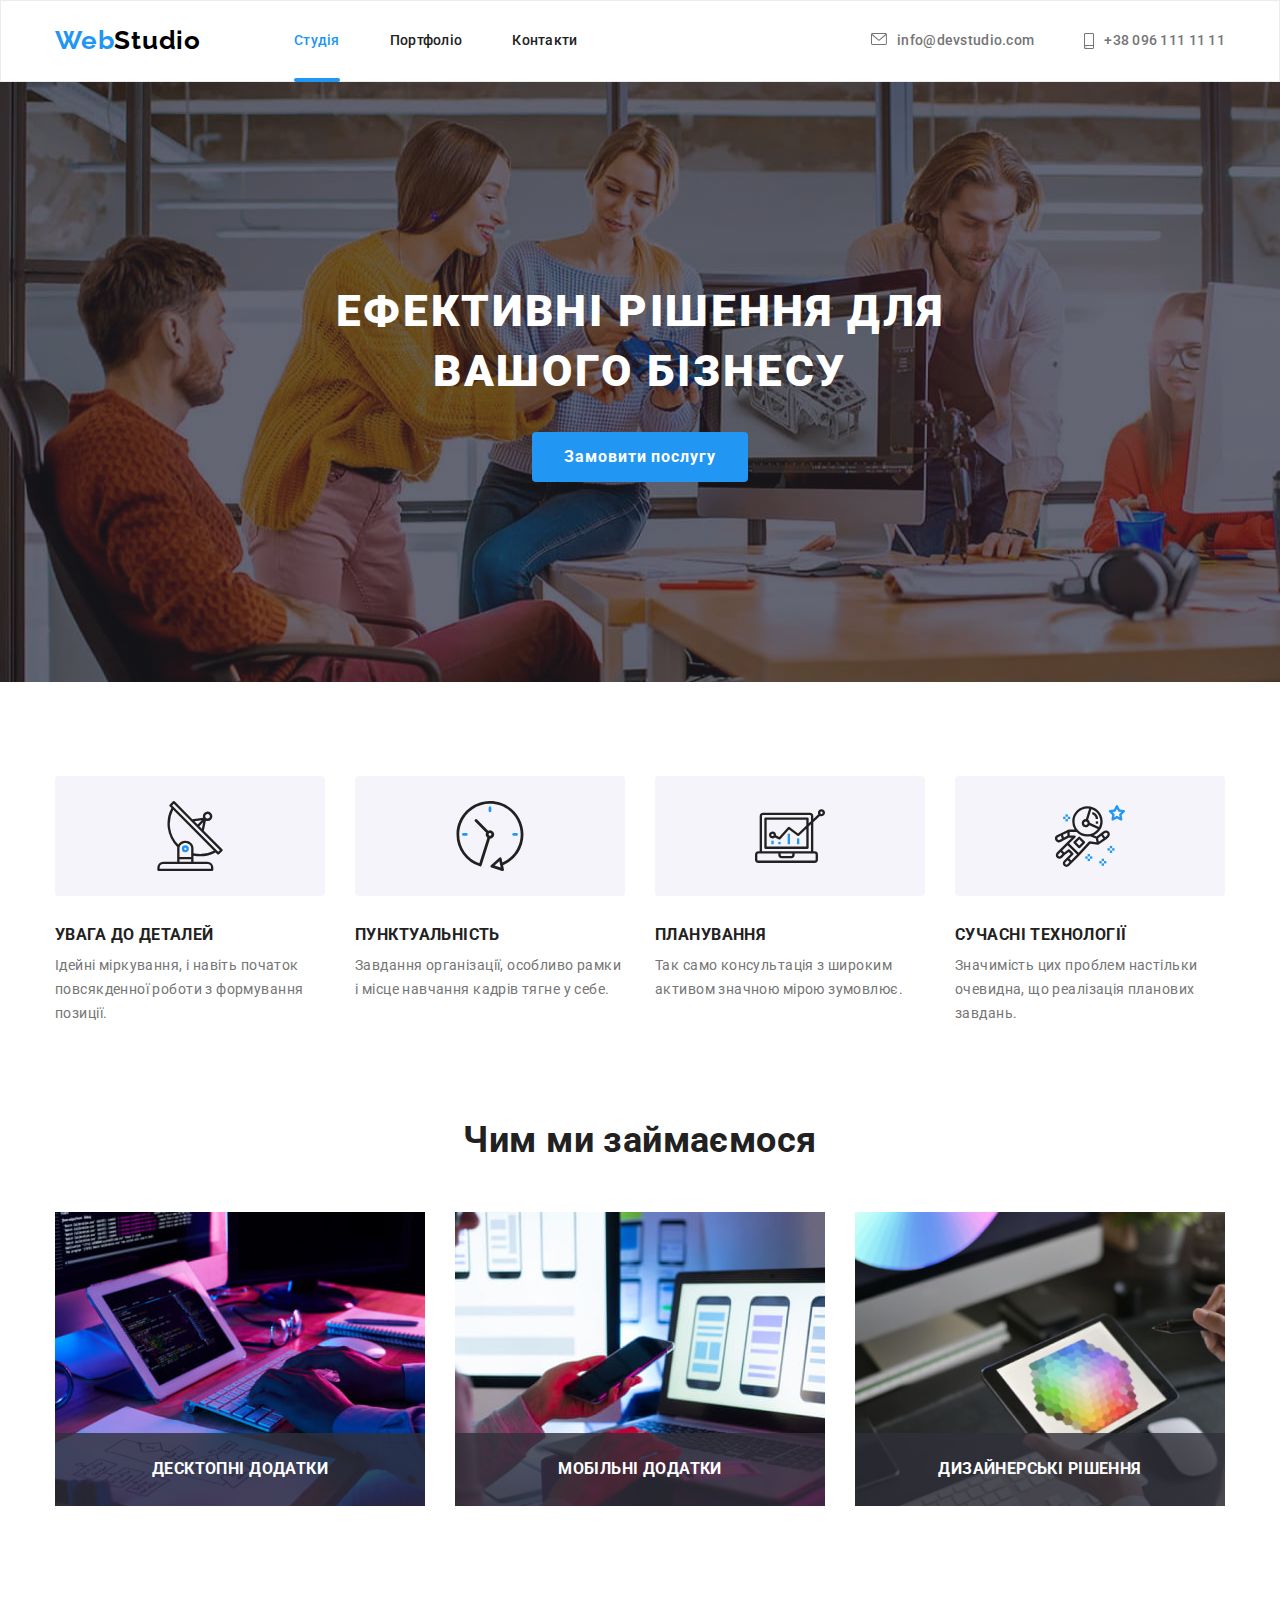
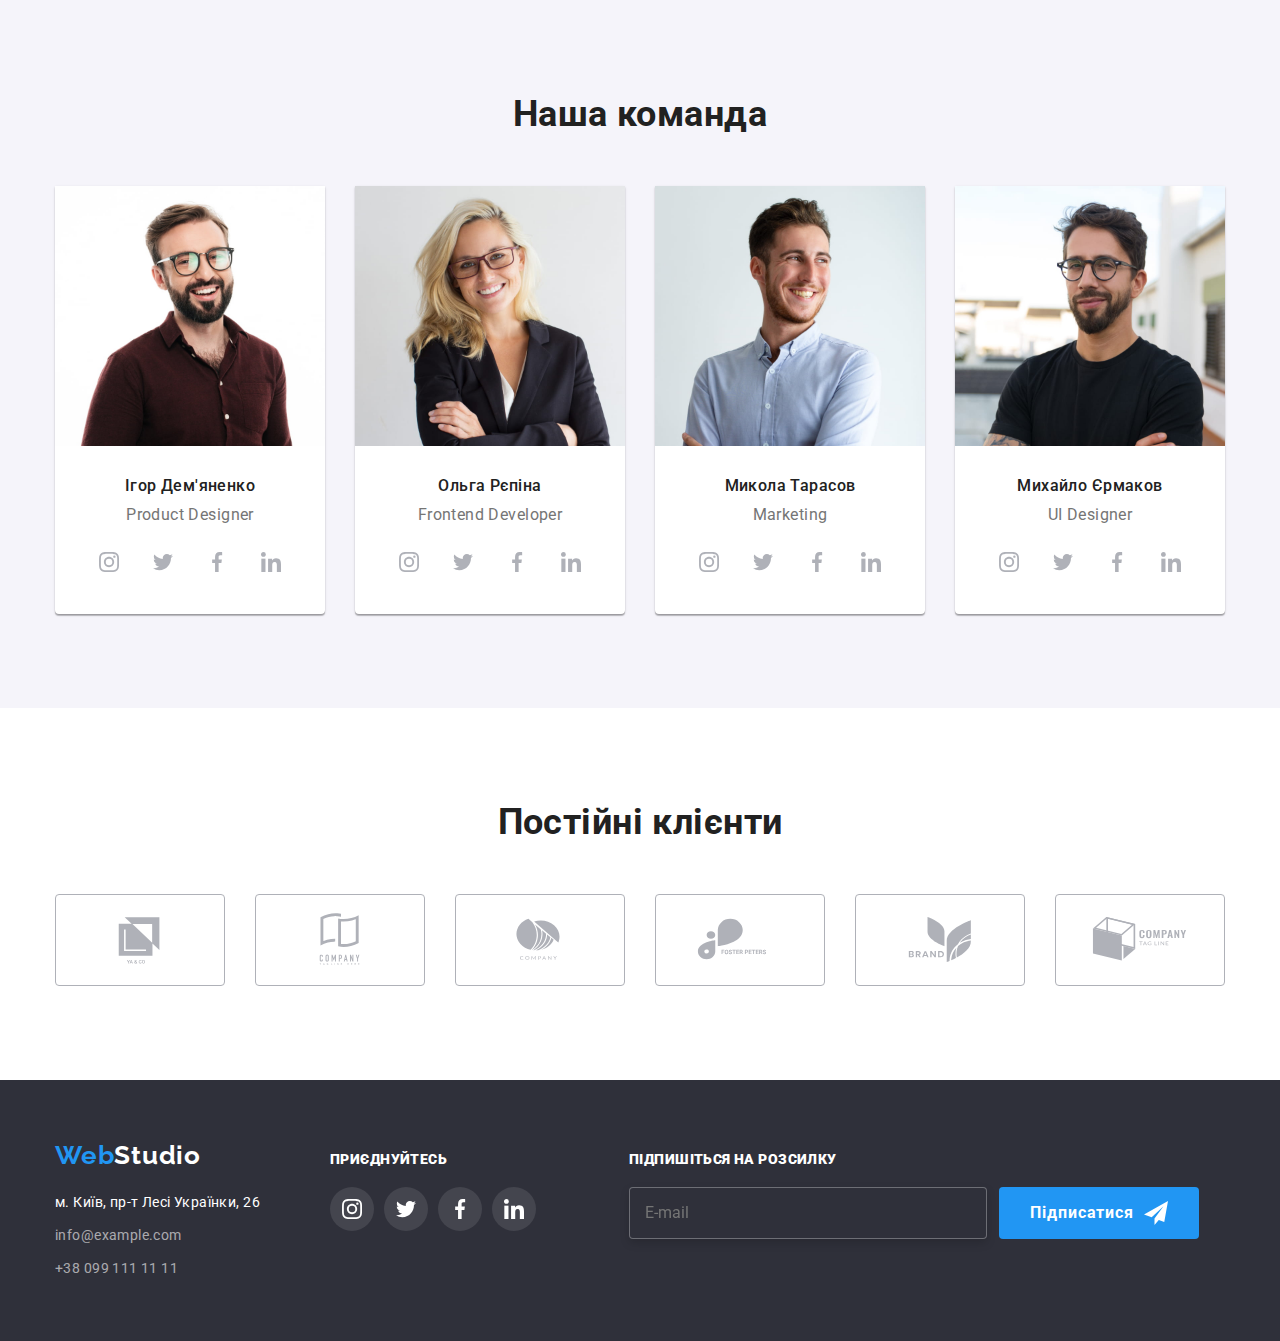
<file: index.html>
<!DOCTYPE html>
<html lang="uk">
  <head>
    <meta charset="UTF-8" />
    <meta http-equiv="X-UA-Compatible" content="IE=edge" />
    <meta name="viewport" content="width=device-width, initial-scale=1.0" />
    <title>Document</title>
    <link rel="preconnect" href="https://fonts.googleapis.com" />
    <link rel="preconnect" href="https://fonts.gstatic.com" crossorigin />
    <link
      href="https://fonts.googleapis.com/css2?family=Raleway:wght@700&family=Roboto:wght@400;500;700;900&display=swap"
      rel="stylesheet"
    />
    <link
      rel="stylesheet"
      href="https://cdnjs.cloudflare.com/ajax/libs/modern-normalize/1.1.0/modern-normalize.min.css"
    />
    <link rel="stylesheet" href="./css/main.min.css" />
  </head>
  <body>
    <!-- Site header -->
    <header class="header">
      <div class="header__container container flex">
        <!-- Logo -->
        <a class="header__logo logo logo--dark" href="./index.html" lang="en">
          <span class="logo__part logo__part--accent">Web</span>Studio
        </a>

        <!-- Header navigation -->
        <nav class="nav flex">
          <ul class="nav__list flex">
            <li class="nav__item">
              <a class="nav__link nav__link--current" href="./index.html"
                >Студія</a
              >
            </li>
            <li class="nav__item">
              <a class="nav__link" href="./portfolio.html">Портфоліо</a>
            </li>
            <li class="nav__item">
              <a class="nav__link" href="">Контакти</a>
            </li>
          </ul>
        </nav>

        <!-- Header contacts-->
        <ul class="header__group flex">
          <li class="header__item">
            <a class="header__link" href="mailto:info@devstudio.com" lang="en">
              <svg width="16" height="12">
                <use href="./images/icon/icons.svg#message"></use>
              </svg>
              info@devstudio.com
            </a>
          </li>
          <li class="header__item">
            <a class="header__link" href="tel:+380961111111">
              <svg width="10" height="16">
                <use href="./images/icon/icons.svg#tel"></use>
              </svg>
              +38 096 111 11 11
            </a>
          </li>
        </ul>
      </div>
    </header>

    <!-- Unique page content -->
    <main>
      <!-- Hero -->
      <section class="hero">
        <div class="hero__container container flex">
          <h1 class="hero__title">Ефективні рішення для вашого бізнесу</h1>
          <button
            class="hero__btn-primary btn-primary"
            type="button"
            data-modal-open
          >
            Замовити послугу
          </button>
        </div>
      </section>

      <!-- Features -->
      <section class="features">
        <div class="container">
          <h2 class="section-title visually-hidden">Особливості</h2>
          <ul class="features__list card-set">
            <li class="features__item card-set-item">
              <div class="features__icon-box flex">
                <svg class="features__icon" width="70" height="70">
                  <use href="./images/icon/icons.svg#antenna"></use>
                </svg>
              </div>
              <h3 class="features__subtitle">УВАГА ДО ДЕТАЛЕЙ</h3>
              <p class="features__text">
                Ідейні міркування, і навіть початок повсякденної роботи з
                формування позиції.
              </p>
            </li>

            <li class="features__item card-set-item">
              <div class="features__icon-box flex">
                <svg class="features__icon" width="70" height="70">
                  <use href="./images/icon/icons.svg#clock"></use>
                </svg>
              </div>
              <h3 class="features__subtitle">ПУНКТУАЛЬНІСТЬ</h3>
              <p class="features__text">
                Завдання організації, особливо рамки і місце навчання кадрів
                тягне у себе.
              </p>
            </li>

            <li class="features__item card-set-item">
              <div class="features__icon-box flex">
                <svg class="features__icon" width="70" height="70">
                  <use href="./images/icon/icons.svg#diagram"></use>
                </svg>
              </div>
              <h3 class="features__subtitle">ПЛАНУВАННЯ</h3>
              <p class="features__text">
                Так само консультація з широким активом значною мірою зумовлює.
              </p>
            </li>

            <li class="features__item card-set-item">
              <div class="features__icon-box flex">
                <svg class="features__icon" width="70" height="70">
                  <use href="./images/icon/icons.svg#astronaut"></use>
                </svg>
              </div>
              <h3 class="features__subtitle">СУЧАСНІ ТЕХНОЛОГІЇ</h3>
              <p class="features__text">
                Значимість цих проблем настільки очевидна, що реалізація
                планових завдань.
              </p>
            </li>
          </ul>
        </div>
      </section>

      <!-- Work -->
      <section class="work">
        <div class="container">
          <h2 class="section-title">Чим ми займаємося</h2>
          <ul class="work__list card-set">
            <li class="work__item card-set-item">
              <img
                src="./images/Work/img-1.jpg"
                alt="Робочий стіл з ноутбуком та планшетом, людина набирає код"
                width="370"
                height="294"
              />
              <h3 class="work__subtitle">Десктопні додатки</h3>
            </li>
            <li class="work__item card-set-item">
              <img
                src="./images/Work/img-2.jpg"
                alt="Ноутбук із зображенням трьох прототипів інтерфейсу для смартфону"
                width="370"
                height="294"
              />
              <h3 class="work__subtitle">Мобільні додатки</h3>
            </li>
            <li class="work__item card-set-item">
              <img
                src="./images/Work/img-3.jpg"
                alt="Планшет з палітрою кольорів на фоні робочого столу"
                width="370"
                height="294"
              />
              <h3 class="work__subtitle">Дизайнерські рішення</h3>
            </li>
          </ul>
        </div>
      </section>

      <!-- Team -->
      <section class="team">
        <div class="container">
          <h2 class="section-title">Наша команда</h2>

          <ul class="team__list card-set">
            <li class="team__item card-set-item">
              <img
                class="team__photo"
                src="./images/Team/img-1.jpg"
                alt="Чоловік в коричневій рубашці, який посміхається"
                width="270"
                height="260"
              />
              <!-- About emloyee -->
              <div class="team__employee-box">
                <h3 class="team__employee">Ігор Дем'яненко</h3>
                <p lang="en" class="team__text">Product Designer</p>
                <!-- Social links -->
                <ul class="social">
                  <li class="social__item">
                    <a
                      class="social__link social__link--secondary"
                      href=""
                      target="_blank"
                      rel="noopener nofollower"
                      aria-label="Instagram"
                    >
                      <svg class="social__icon" width="20" height="20">
                        <use href="./images/icon/icons.svg#instagram"></use>
                      </svg>
                    </a>
                  </li>
                  <li class="social__item">
                    <a
                      class="social__link social__link--secondary"
                      href=""
                      target="_blank"
                      rel="noopener nofollower"
                      aria-label="Twitter"
                    >
                      <svg class="social__icon" width="20" height="20">
                        <use href="./images/icon/icons.svg#twitter"></use>
                      </svg>
                    </a>
                  </li>
                  <li class="social__item">
                    <a
                      class="social__link social__link--secondary"
                      href=""
                      target="_blank"
                      rel="noopener nofollower"
                      aria-label="Facebook"
                    >
                      <svg class="social__icon" width="20" height="20">
                        <use href="./images/icon/icons.svg#facebook"></use>
                      </svg>
                    </a>
                  </li>
                  <li class="social__item">
                    <a
                      class="social__link social__link--secondary"
                      href=""
                      target="_blank"
                      rel="noopener nofollower"
                      aria-label="LinkedIn"
                    >
                      <svg class="social__icon" width="20" height="20">
                        <use href="./images/icon/icons.svg#linkedin"></use>
                      </svg>
                    </a>
                  </li>
                </ul>
              </div>
            </li>

            <li class="team__item card-set-item">
              <img
                class="team__photo"
                src="./images/Team/img-2.jpg"
                alt="Жінка в чорному піджаку та окулярах посміхається"
                width="270"
                height="260"
              />
              <!-- About employee -->
              <div class="team__employee-box">
                <h3 class="team__employee">Ольга Рєпіна</h3>
                <p lang="en" class="team__text">Frontend Developer</p>
                <!-- Social links -->
                <ul class="social">
                  <li class="social__item">
                    <a
                      class="social__link social__link--secondary"
                      href=""
                      target="_blank"
                      rel="noopener nofollower"
                      aria-label="Instagram"
                    >
                      <svg class="social__icon" width="20" height="20">
                        <use href="./images/icon/icons.svg#instagram"></use>
                      </svg>
                    </a>
                  </li>
                  <li class="social__item">
                    <a
                      class="social__link social__link--secondary"
                      href=""
                      target="_blank"
                      rel="noopener nofollower"
                      aria-label="Twitter"
                    >
                      <svg class="social__icon" width="20" height="20">
                        <use href="./images/icon/icons.svg#twitter"></use>
                      </svg>
                    </a>
                  </li>
                  <li class="social__item">
                    <a
                      class="social__link social__link--secondary"
                      href=""
                      target="_blank"
                      rel="noopener nofollower"
                      aria-label="Facebook"
                    >
                      <svg class="social__icon" width="20" height="20">
                        <use href="./images/icon/icons.svg#facebook"></use>
                      </svg>
                    </a>
                  </li>
                  <li class="social__item">
                    <a
                      class="social__link social__link--secondary"
                      href=""
                      target="_blank"
                      rel="noopener nofollower"
                      aria-label="LinkedIn"
                    >
                      <svg class="social__icon" width="20" height="20">
                        <use href="./images/icon/icons.svg#linkedin"></use>
                      </svg>
                    </a>
                  </li>
                </ul>
              </div>
            </li>

            <li class="team__item card-set-item">
              <img
                class="team__photo"
                src="./images/Team/img-3.jpg"
                alt="Чоловік дивитися в бік від об'єктиву і посміхається"
                width="270"
                height="260"
              />
              <!-- About employee -->
              <div class="team__employee-box">
                <h3 class="team__employee">Микола Тарасов</h3>
                <p lang="en" class="team__text">Marketing</p>
                <!-- Social_links -->
                <ul class="social">
                  <li class="social__item">
                    <a
                      class="social__link social__link--secondary"
                      href=""
                      target="_blank"
                      rel="noopener nofollower"
                      aria-label="Instagram"
                    >
                      <svg class="social__icon" width="20" height="20">
                        <use href="./images/icon/icons.svg#instagram"></use>
                      </svg>
                    </a>
                  </li>
                  <li class="social__item">
                    <a
                      class="social__link social__link--secondary"
                      href=""
                      target="_blank"
                      rel="noopener nofollower"
                      aria-label="Twitter"
                    >
                      <svg class="social__icon" width="20" height="20">
                        <use href="./images/icon/icons.svg#twitter"></use>
                      </svg>
                    </a>
                  </li>
                  <li class="social__item">
                    <a
                      class="social__link social__link--secondary"
                      href=""
                      target="_blank"
                      rel="noopener nofollower"
                      aria-label="Facebook"
                    >
                      <svg class="social__icon" width="20" height="20">
                        <use href="./images/icon/icons.svg#facebook"></use>
                      </svg>
                    </a>
                  </li>
                  <li class="social__item">
                    <a
                      class="social__link social__link--secondary"
                      href=""
                      target="_blank"
                      rel="noopener nofollower"
                      aria-label="LinkedIn"
                    >
                      <svg class="social__icon" width="20" height="20">
                        <use href="./images/icon/icons.svg#linkedin"></use>
                      </svg>
                    </a>
                  </li>
                </ul>
              </div>
            </li>

            <li class="team__item card-set-item">
              <img
                class="team__photo"
                src="./images/Team/img-4.jpg"
                alt="Чоловік в чорній футболці та окулярах"
                width="270"
                height="260"
              />
              <!-- About employee -->
              <div class="team__employee-box">
                <h3 class="team__employee">Михайло Єрмаков</h3>
                <p lang="en" class="team__text">UI Designer</p>
                <!-- Social links -->
                <ul class="social">
                  <li class="social__item">
                    <a
                      class="social__link social__link--secondary"
                      href=""
                      target="_blank"
                      rel="noopener nofollower"
                      aria-label="Instagram"
                    >
                      <svg class="social__icon" width="20" height="20">
                        <use href="./images/icon/icons.svg#instagram"></use>
                      </svg>
                    </a>
                  </li>
                  <li class="social__item">
                    <a
                      class="social__link social__link--secondary"
                      href=""
                      target="_blank"
                      rel="noopener nofollower"
                      aria-label="Twitter"
                    >
                      <svg class="social__icon" width="20" height="20">
                        <use href="./images/icon/icons.svg#twitter"></use>
                      </svg>
                    </a>
                  </li>
                  <li class="social__item">
                    <a
                      class="social__link social__link--secondary"
                      href=""
                      target="_blank"
                      rel="noopener nofollower"
                      aria-label="Facebook"
                    >
                      <svg class="social__icon" width="20" height="20">
                        <use href="./images/icon/icons.svg#facebook"></use>
                      </svg>
                    </a>
                  </li>
                  <li class="social__item">
                    <a
                      class="social__link social__link--secondary"
                      href=""
                      target="_blank"
                      rel="noopener nofollower"
                      aria-label="LinkedIn"
                    >
                      <svg class="social__icon" width="20" height="20">
                        <use href="./images/icon/icons.svg#linkedin"></use>
                      </svg>
                    </a>
                  </li>
                </ul>
              </div>
            </li>
          </ul>
        </div>
      </section>

      <!-- Client -->
      <section class="client">
        <div class="container">
          <h2 class="section-title">Постійні клієнти</h2>
          <ul class="client__list">
            <li class="client__item">
              <a
                class="client__link"
                href=""
                target="_blank"
                rel="noopener nofollower"
              >
                <svg width="106" height="60">
                  <use href="./images/icon/icons.svg#client-1"></use>
                </svg>
              </a>
            </li>
            <li class="client__item">
              <a
                class="client__link"
                href=""
                target="_blank"
                rel="noopener nofollower"
              >
                <svg class width="106" height="60">
                  <use href="./images/icon/icons.svg#client-2"></use>
                </svg>
              </a>
            </li>
            <li class="client__item">
              <a
                class="client__link"
                href=""
                target="_blank"
                rel="noopener nofollower"
              >
                <svg width="106" height="60">
                  <use href="./images/icon/icons.svg#client-3"></use>
                </svg>
              </a>
            </li>
            <li class="client__item">
              <a
                class="client__link"
                href=""
                target="_blank"
                rel="noopener nofollower"
              >
                <svg width="106" height="60">
                  <use href="./images/icon/icons.svg#client-4"></use>
                </svg>
              </a>
            </li>
            <li class="client__item">
              <a
                class="client__link"
                href=""
                target="_blank"
                rel="noopener nofollower"
              >
                <svg width="106" height="60">
                  <use href="./images/icon/icons.svg#client-5"></use>
                </svg>
              </a>
            </li>
            <li class="client__item">
              <a
                class="client__link"
                href=""
                target="_blank"
                rel="noopener nofollower"
              >
                <svg width="106" height="60">
                  <use href="./images/icon/icons.svg#client-6"></use>
                </svg>
              </a>
            </li>
          </ul>
        </div>
      </section>
    </main>

    <!-- Site footer -->
    <footer class="footer">
      <div class="footer__container container flex">
        <div class="footer__box flex">
          <a
            class="footer__logo logo logo--light"
            href="./index.html"
            lang="en"
          >
            <span class="logo__part logo__part--accent">Web</span>Studio
          </a>

          <address>
            <ul class="footer__contacts flex">
              <li class="footer__item">
                <a
                  class="footer__link-address"
                  href="https://goo.gl/maps/7B43qDcCQsnkixif7"
                  target="_blank"
                  rel="noopener noreferrer"
                >
                  м. Київ, пр-т Лесі Українки, 26
                </a>
              </li>
              <li class="footer__item">
                <a
                  class="footer__link-touch"
                  href="mailto:info@example.com"
                  lang="en"
                  >info@example.com</a
                >
              </li>
              <li class="footer__item">
                <a class="footer__link-touch" href="tel:+380991111111"
                  >+38 099 111 11 11</a
                >
              </li>
            </ul>
          </address>
        </div>

        <!-- Join -->
        <div class="footer__join flex">
          <h2 class="footer__join-title">
            <strong>Приєднуйтесь</strong>
          </h2>
          <ul class="social">
            <li class="social__item">
              <a
                class="social__link social__link--primary"
                href=""
                target="_blank"
                rel="noopener nofollower"
                aria-label="Instagram"
              >
                <svg class="social__icon" width="20" height="20">
                  <use href="./images/icon/icons.svg#instagram"></use>
                </svg>
              </a>
            </li>
            <li class="social__item">
              <a
                class="social__link social__link--primary"
                href=""
                target="_blank"
                rel="noopener nofollower"
                aria-label="Twitter"
              >
                <svg class="social__icon" width="20" height="20">
                  <use href="./images/icon/icons.svg#twitter"></use>
                </svg>
              </a>
            </li>
            <li class="social__item">
              <a
                class="social__link social__link--primary"
                href=""
                target="_blank"
                rel="noopener nofollower"
                aria-label="Facebook"
              >
                <svg class="social__icon" width="20" height="20">
                  <use href="./images/icon/icons.svg#facebook"></use>
                </svg>
              </a>
            </li>
            <li class="social__item">
              <a
                class="social__link social__link--primary"
                href=""
                target="_blank"
                rel="noopener nofollower"
                aria-label="LinkedIn"
              >
                <svg class="social__icon" width="20" height="20">
                  <use href="./images/icon/icons.svg#linkedin"></use>
                </svg>
              </a>
            </li>
          </ul>
        </div>

        <!-- Mailing -->
        <div class="footer__mailing flex">
          <h2 class="footer__mailing-title">
            <strong>Підпишіться на розсилку</strong>
          </h2>
          <form class="mail-form flex" name="mailing-form">
            <!-- <label> -->
            <input
              class="mail-form__input"
              type="email"
              name="mailing-email"
              placeholder="E-mail"
            />
            <!-- </label> -->
            <button class="btn-primary" type="submit">
              Підписатися
              <svg width="24" height="24">
                <use href="./images/icon/icons.svg#mailing-icon"></use>
              </svg>
            </button>
          </form>
        </div>
      </div>
    </footer>

    <!-- Modal -->
    <div class="backdrop backdrop--hidden" data-modal>
      <div class="order-modal">
        <button class="close-btn" type="button" data-modal-close>
          <svg class="close-btn__icon" width="18" height="18">
            <use href="./images/icon/icons.svg#close"></use>
          </svg>
        </button>
        <!-- Order form -->
        <form class="order-form" name="order-form">
          <strong class="order-form__title"
            >Залиште свої дані, ми вам передзвонимо</strong
          >

          <!-- Order group (user data) -->
          <div class="order-form__user-data" role="group">
            <label class="order-form__wrap">
              <span class="order-form__label">Ім'я</span>
              <input class="order-form__field" type="text" name="user-name" />
              <svg class="order-form__icon" width="18" height="18">
                <use href="./images/icon/icons.svg#person"></use>
              </svg>
            </label>
            <label class="order-form__wrap">
              <span class="order-form__label">Телефон</span>
              <input class="order-form__field" type="tel" name="user-phone" />
              <svg class="order-form__icon" width="18" height="18">
                <use href="./images/icon/icons.svg#phone"></use>
              </svg>
            </label>
            <label class="order-form__wrap">
              <span class="order-form__label">Пошта</span>
              <input class="order-form__field" type="email" name="user-mail" />
              <svg class="order-form__icon" width="18" height="18">
                <use href="./images/icon/icons.svg#msg"></use>
              </svg>
            </label>
            <label class="order-form__wrap">
              <span class="order-form__label">Коментар</span>
              <textarea
                class="order-form__comment"
                name="user-comment"
                rows="5"
                placeholder="Введіть текст"
              ></textarea>
            </label>
          </div>

          <!-- Order agreement -->
          <label class="order-form__agreement flex">
            <input
              class="order-form__checkbox visually-hidden"
              type="checkbox"
              name="user-agreement"
            />
            <svg
              class="order-form__check-icon agreement__icon"
              width="16"
              height="15"
            >
              <use
                class="order-form__uncheck"
                href="./images/icon/icons.svg#uncheck"
              ></use>
              <use
                class="order-form__check"
                href="./images/icon/icons.svg#check"
              ></use>
            </svg>
            <span class="order-form__text">
              Погоджуюся з розсилкою та приймаю
              <a class="order-form__link" href="" target="_blank">
                Умови договору</a
              >
            </span>
          </label>

          <button class="order-form__btn-primary btn-primary" type="submit">
            Відправити
          </button>
        </form>
      </div>
    </div>

    <script src="./js/modal.js"></script>
  </body>
</html>
</file>
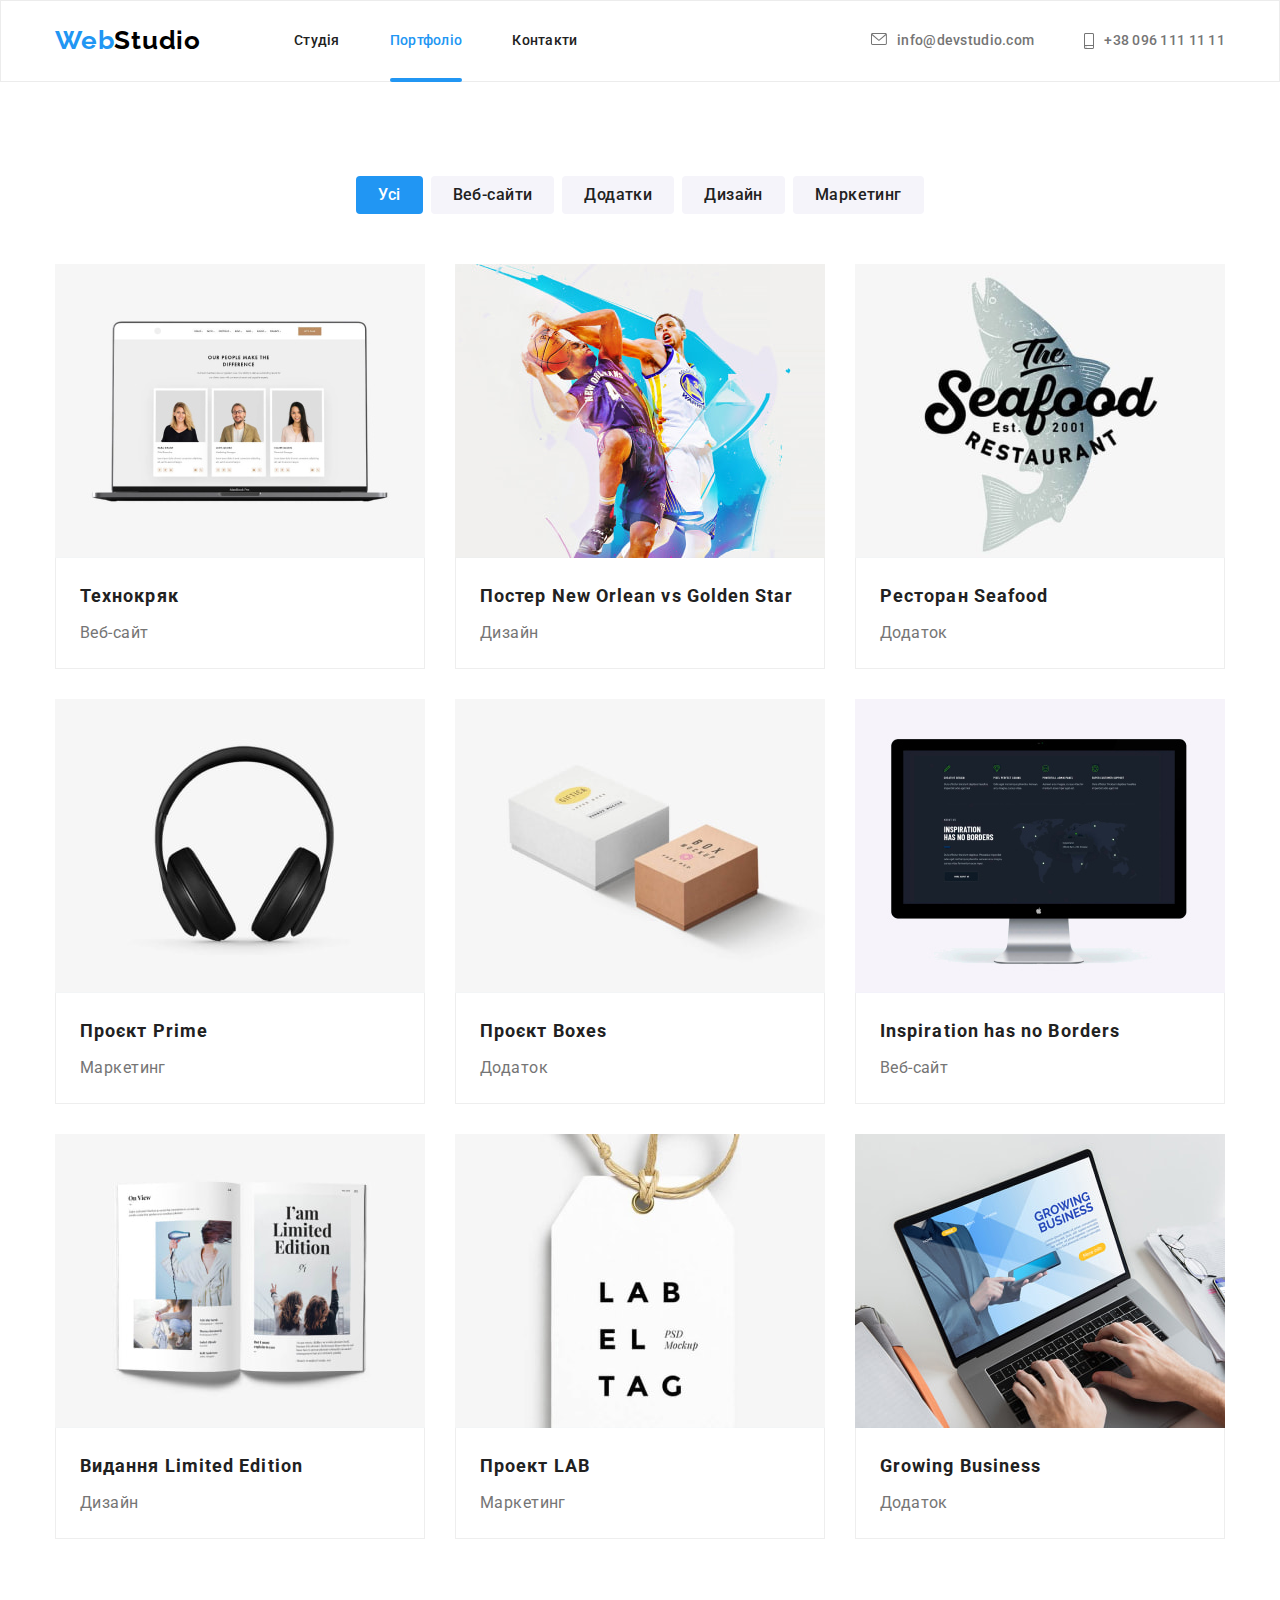
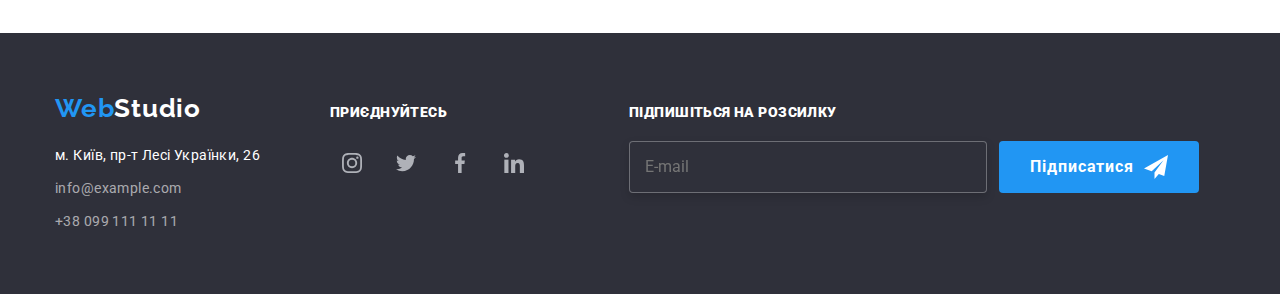
<file: portfolio.html>
<!DOCTYPE html>
<html lang="uk">
  <head>
    <meta charset="UTF-8" />
    <meta http-equiv="X-UA-Compatible" content="IE=edge" />
    <meta name="viewport" content="width=device-width, initial-scale=1.0" />
    <title>Document</title>
    <link rel="preconnect" href="https://fonts.googleapis.com" />
    <link rel="preconnect" href="https://fonts.gstatic.com" crossorigin />
    <link
      href="https://fonts.googleapis.com/css2?family=Raleway:wght@700&family=Roboto:wght@400;500;700;900&display=swap"
      rel="stylesheet"
    />
    <link
      rel="stylesheet"
      href="https://cdnjs.cloudflare.com/ajax/libs/modern-normalize/1.1.0/modern-normalize.min.css"
    />
    <link rel="stylesheet" href="./css/main.min.css" />
  </head>
  <body>
    <!--Site header-->
    <header class="header">
      <div class="header__container container flex">
        <!-- Logo -->
        <a class="header__logo logo logo--dark" href="./index.html" lang="en">
          <span class="logo__part logo__part--accent">Web</span>Studio
        </a>

        <!-- Header navigation -->
        <nav class="nav flex">
          <ul class="nav__list flex">
            <li class="nav__item">
              <a class="nav__link" href="./index.html">Студія</a>
            </li>
            <li class="nav__item">
              <a class="nav__link nav__link--current" href="./portfolio.html"
                >Портфоліо</a
              >
            </li>
            <li class="nav__item">
              <a class="nav__link" href="">Контакти</a>
            </li>
          </ul>
        </nav>

        <!-- Contacts of header -->
        <ul class="header__group flex">
          <li class="header__item">
            <a class="header__link" href="mailto:info@devstudio.com" lang="en">
              <svg class="header__icon" width="16" height="12">
                <use href="./images/icon/icons.svg#message"></use>
              </svg>
              info@devstudio.com
            </a>
          </li>
          <li class="header__item">
            <a class="header__link" href="tel:+380961111111">
              <svg class="header__icon" width="10" height="16">
                <use href="./images/icon/icons.svg#tel"></use>
              </svg>
              +38 096 111 11 11
            </a>
          </li>
        </ul>
      </div>
    </header>

    <!-- Unique page content -->
    <main>
      <!-- Portfolio -->
      <section class="portfolio section">
        <div class="container">
          <h1 class="visually-hidden">Портфоліо</h1>
          <!-- Portfolio-button -->
          <ul class="portfolio__nav-list flex">
            <li class="portfolio__nav-item">
              <button
                class="btn-secondary btn-secondary--current"
                type="button"
              >
                Усі
              </button>
            </li>
            <li class="portfolio__nav-item">
              <button class="btn-secondary" type="button">Веб-сайти</button>
            </li>
            <li class="portfolio__nav-item">
              <button class="btn-secondary" type="button">Додатки</button>
            </li>
            <li class="portfolio__nav-item">
              <button class="btn-secondary" type="button">Дизайн</button>
            </li>
            <li class="portfolio__nav-item">
              <button class="btn-secondary" type="button">Маркетинг</button>
            </li>
          </ul>

          <!-- Portfolio-examples -->
          <ul class="projects card-set">
            <li class="projects__item card-set-item">
              <a class="projects__link" href="">
                <div class="projects__overlay-box">
                  <img
                    src="./images/Portfolio/img-1.jpg"
                    alt="Вебсайт на екрані ноутбука"
                    width="370"
                    height="294"
                  />
                  <p class="projects__overlay-txt">
                    Ресурс пропонує комплексні пропозиції з різним рівнем
                    функціоналу та сервісів. Все це дозволить відвідувачу
                    отримати вичерпні відомості про компанію чи приватну особу.
                  </p>
                </div>
                <div class="projects__about">
                  <h2 class="projects__title">Технокряк</h2>
                  <p class="projects__text">Веб-сайт</p>
                </div>
              </a>
            </li>
            <li class="projects__item card-set-item">
              <a href="" class="projects__link">
                <div class="projects__overlay-box">
                  <img
                    src="./images/Portfolio/img-2.jpg"
                    alt="Два баскетболісти"
                    width="370"
                    height="294"
                  />
                  <p class="projects__overlay-txt">
                    Ресурс пропонує комплексні пропозиції з різним рівнем
                    функціоналу та сервісів. Все це дозволить відвідувачу
                    отримати вичерпні відомості про компанію чи приватну особу.
                  </p>
                </div>

                <div class="projects__about">
                  <h2 class="projects__title">
                    Постер New Orlean vs Golden Star
                  </h2>
                  <p class="projects__text">Дизайн</p>
                </div>
              </a>
            </li>
            <li class="projects__item card-set-item">
              <a class="projects__link" href="">
                <div class="projects__overlay-box">
                  <img
                    src="./images/Portfolio/img-3.jpg"
                    alt="Логотип ресторану"
                    width="370"
                    height="294"
                  />
                  <p class="projects__overlay-txt">
                    Ресурс пропонує комплексні пропозиції з різним рівнем
                    функціоналу та сервісів. Все це дозволить відвідувачу
                    отримати вичерпні відомості про компанію чи приватну особу.
                  </p>
                </div>

                <div class="projects__about">
                  <h2 class="projects__title">Ресторан Seafood</h2>
                  <p class="projects__text">Додаток</p>
                </div>
              </a>
            </li>
            <li class="projects__item card-set-item">
              <a class="projects__link" href="">
                <div class="projects__overlay-box">
                  <img
                    src="./images/Portfolio/img-4.jpg"
                    alt="Наушники"
                    width="370"
                    height="294"
                  />
                  <p class="projects__overlay-txt">
                    Ресурс пропонує комплексні пропозиції з різним рівнем
                    функціоналу та сервісів. Все це дозволить відвідувачу
                    отримати вичерпні відомості про компанію чи приватну особу.
                  </p>
                </div>

                <div class="projects__about">
                  <h2 class="projects__title">Проєкт Prime</h2>
                  <p class="projects__text">Маркетинг</p>
                </div>
              </a>
            </li>
            <li class="projects__item card-set-item">
              <a class="projects__link" href="">
                <div class="projects__overlay-box">
                  <img
                    src="./images/Portfolio/img-5.jpg"
                    alt="Дві коробки"
                    width="370"
                    height="294"
                  />
                  <p class="projects__overlay-txt">
                    Ресурс пропонує комплексні пропозиції з різним рівнем
                    функціоналу та сервісів. Все це дозволить відвідувачу
                    отримати вичерпні відомості про компанію чи приватну особу.
                  </p>
                </div>

                <div class="projects__about">
                  <h2 class="projects__title">Проєкт Boxes</h2>
                  <p class="projects__text">Додаток</p>
                </div>
              </a>
            </li>
            <li class="projects__item card-set-item">
              <a class="projects__link" href="">
                <div class="projects__overlay-box">
                  <img
                    src="./images/Portfolio/img-6.jpg"
                    alt="Веб-сайт на моніторі"
                    width="370"
                    height="294"
                  />
                  <p class="projects__overlay-txt">
                    Ресурс пропонує комплексні пропозиції з різним рівнем
                    функціоналу та сервісів. Все це дозволить відвідувачу
                    отримати вичерпні відомості про компанію чи приватну особу.
                  </p>
                </div>

                <div class="projects__about">
                  <h2 class="projects__title">Inspiration has no Borders</h2>
                  <p class="projects__text">Веб-сайт</p>
                </div>
              </a>
            </li>
            <li class="projects__item card-set-item">
              <a class="projects__link" href="">
                <div class="projects__overlay-box">
                  <img
                    src="./images/Portfolio/img-7.jpg"
                    alt="Дві сторінки видання"
                    width="370"
                    height="294"
                  />
                  <p class="projects__overlay-txt">
                    Ресурс пропонує комплексні пропозиції з різним рівнем
                    функціоналу та сервісів. Все це дозволить відвідувачу
                    отримати вичерпні відомості про компанію чи приватну особу.
                  </p>
                </div>

                <div class="projects__about">
                  <h2 class="projects__title">Видання Limited Edition</h2>
                  <p class="projects__text">Дизайн</p>
                </div>
              </a>
            </li>
            <li class="projects__item card-set-item">
              <a class="projects__link" href="">
                <div class="projects__overlay-box">
                  <img
                    src="./images/Portfolio/img-8.jpg"
                    alt="Бірка з написом"
                    width="370"
                    height="294"
                  />
                  <p class="projects__overlay-txt">
                    Ресурс пропонує комплексні пропозиції з різним рівнем
                    функціоналу та сервісів. Все це дозволить відвідувачу
                    отримати вичерпні відомості про компанію чи приватну особу.
                  </p>
                </div>

                <div class="projects__about">
                  <h2 class="projects__title">Проект LAB</h2>
                  <p class="projects__text">Маркетинг</p>
                </div>
              </a>
            </li>
            <li class="projects__item card-set-item">
              <a class="projects__link" href="">
                <div class="projects__overlay-box">
                  <img
                    src="./images/Portfolio/img-9.jpg"
                    alt="Веб-сайт на екрані ноутбука"
                    width="370"
                    height="294"
                  />
                  <p class="projects__overlay-txt">
                    Ресурс пропонує комплексні пропозиції з різним рівнем
                    функціоналу та сервісів. Все це дозволить відвідувачу
                    отримати вичерпні відомості про компанію чи приватну особу.
                  </p>
                </div>

                <div class="projects__about">
                  <h2 class="projects__title">Growing Business</h2>
                  <p class="projects__text">Додаток</p>
                </div>
              </a>
            </li>
          </ul>
        </div>
      </section>
    </main>

    <!-- Site footer -->
    <footer class="footer">
      <div class="footer__container container flex">
        <div class="footer__box flex">
          <a
            class="footer__logo logo logo--light"
            href="./index.html"
            lang="en"
          >
            <span class="logo__part logo__part--accent">Web</span>Studio
          </a>

          <address>
            <ul class="footer__contacts flex">
              <li class="footer__item">
                <a
                  class="footer__link-address"
                  href="https://goo.gl/maps/7B43qDcCQsnkixif7"
                  target="_blank"
                  rel="noopener noreferrer"
                >
                  м. Київ, пр-т Лесі Українки, 26
                </a>
              </li>
              <li class="footer__item">
                <a
                  class="footer__link-touch"
                  href="mailto:info@example.com"
                  lang="en"
                  >info@example.com</a
                >
              </li>
              <li class="footer__item">
                <a class="footer__link-touch" href="tel:+380991111111"
                  >+38 099 111 11 11</a
                >
              </li>
            </ul>
          </address>
        </div>

        <!-- Join -->
        <div class="footer__join flex">
          <h2 class="footer__join-title">
            <strong>Приєднуйтесь</strong>
          </h2>
          <ul class="social">
            <li class="social__item">
              <a
                class="social__link social__link--secondary"
                href=""
                target="_blank"
                rel="noopener nofollower"
                aria-label="Instagram"
              >
                <svg class="social__icon" width="20" height="20">
                  <use href="./images/icon/icons.svg#instagram"></use>
                </svg>
              </a>
            </li>
            <li class="social__item">
              <a
                class="social__link social__link--secondary"
                href=""
                target="_blank"
                rel="noopener nofollower"
                aria-label="Twitter"
              >
                <svg class="social__icon" width="20" height="20">
                  <use href="./images/icon/icons.svg#twitter"></use>
                </svg>
              </a>
            </li>
            <li class="social__item">
              <a
                class="social__link social__link--secondary"
                href=""
                target="_blank"
                rel="noopener nofollower"
                aria-label="Facebook"
              >
                <svg class="social__icon" width="20" height="20">
                  <use href="./images/icon/icons.svg#facebook"></use>
                </svg>
              </a>
            </li>
            <li class="social__item">
              <a
                class="social__link social__link--secondary"
                href=""
                target="_blank"
                rel="noopener nofollower"
                aria-label="LinkedIn"
              >
                <svg class="social__icon" width="20" height="20">
                  <use href="./images/icon/icons.svg#linkedin"></use>
                </svg>
              </a>
            </li>
          </ul>
        </div>

        <!-- Mailing -->
        <div class="footer__mailing flex">
          <h2 class="footer__mailing-title">
            <strong>Підпишіться на розсилку</strong>
          </h2>
          <form class="mail-form flex" name="mailing-form">
            <!-- <label> -->
            <input
              class="mail-form__input"
              type="email"
              name="mailing-email"
              placeholder="E-mail"
            />
            <!-- </label> -->
            <button class="btn-primary" type="submit">
              Підписатися
              <svg width="24" height="24">
                <use href="./images/icon/icons.svg#mailing-icon"></use>
              </svg>
            </button>
          </form>
        </div>
      </div>
    </footer>
  </body>
</html>
</file>
<file: css/main.min.css>
:root{--accent-color: #2196F3;--primary-white-color: #FFFFFF;--primary-black-color: #000000;--secondary-bg-color: #F5F4FA;--hero-footer-bgc: #2F303A;--caption-bg-color: rgba(47, 48, 58, 0.8);--portf-overlay-bgc: rgba(33, 150, 243, 0.9);--primary-text-color: #757575;--title-text-color: #212121;--contacts-footer-color: rgba(255, 255, 255, 0.6);--header-border-cl: #ECECEC;--portfolio-border-cl: #EEEEEE;--btn-box-shadow: 0px 4px 4px rgba(0, 0, 0, 0.15);--indent: 30px;--item: 3;--svg-primary-color: #AFB1B8;--svg-bgc-footer: rgba(255, 255, 255, 0.1);--duration-timing: 250ms cubic-bezier(0.4, 0, 0.2, 1)}.visually-hidden{position:absolute;width:1px;height:1px;margin:-1px;border:0;padding:0;white-space:nowrap;-webkit-clip-path:inset(100%);clip-path:inset(100%);clip:rect(0 0 0 0);overflow:hidden}.projects,.portfolio__nav-list,.footer__contacts,.client__list,.team__list,.work__list,.features__list,.nav__list,.header__group,.social{margin:0;padding:0;list-style:none}.portfolio,.client,.team,.work,.features{padding-top:94px;padding-bottom:94px}.work__subtitle,.features__subtitle{margin-bottom:10px;line-height:1.14;text-transform:uppercase}h1,h2,h3,h4,h5,h6,p{margin-top:0;margin-bottom:0}a{text-decoration:none;color:currentColor}img{display:block;max-width:100%;height:auto}svg{fill:currentColor}body{color:var(--primary-text-color);background-color:var(--primary-white-color);font-family:"Roboto",sans-serif;font-size:14px;letter-spacing:.03em}.container{margin-left:auto;margin-right:auto;width:1200px;padding-left:15px;padding-right:15px}.section-title{margin-bottom:50px;color:var(--title-text-color);font-size:36px;line-height:1.16;text-align:center}.flex{display:-webkit-box;display:-ms-flexbox;display:flex}.card-set{display:-webkit-box;display:-ms-flexbox;display:flex;-ms-flex-wrap:wrap;flex-wrap:wrap;gap:var(--indent)}.card-set-item{-ms-flex-preferred-size:calc((100% - var(--indent)*(var(--item) - 1))/var(--item));flex-basis:calc((100% - var(--indent)*(var(--item) - 1))/var(--item))}.btn-primary{display:-webkit-box;display:-ms-flexbox;display:flex;-webkit-box-align:center;-ms-flex-align:center;align-items:center;-webkit-box-pack:center;-ms-flex-pack:center;justify-content:center;gap:10px;min-width:200px;min-height:50px;padding-top:10px;padding-bottom:10px;font-family:inherit;font-weight:700;font-size:16px;line-height:1.88;letter-spacing:.06em;cursor:pointer;border:0;border-radius:4px;background-color:var(--accent-color);color:var(--primary-white-color);-webkit-transition:-webkit-box-shadow var(--duration-timing);transition:-webkit-box-shadow var(--duration-timing);transition:box-shadow var(--duration-timing);transition:box-shadow var(--duration-timing), -webkit-box-shadow var(--duration-timing)}.btn-primary:hover,.btn-primary:focus{-webkit-box-shadow:var(--btn-box-shadow);box-shadow:var(--btn-box-shadow)}.btn-secondary{padding:6px 22px;font-family:inherit;font-weight:500;font-size:16px;line-height:1.63;letter-spacing:inherit;cursor:pointer;border:0;border-radius:4px;background-color:var(--secondary-bg-color);color:var(--title-text-color);-webkit-transition:color var(--duration-timing),background-color var(--duration-timing),-webkit-box-shadow var(--duration-timing);transition:color var(--duration-timing),background-color var(--duration-timing),-webkit-box-shadow var(--duration-timing);transition:color var(--duration-timing),background-color var(--duration-timing),box-shadow var(--duration-timing);transition:color var(--duration-timing),background-color var(--duration-timing),box-shadow var(--duration-timing),-webkit-box-shadow var(--duration-timing)}.btn-secondary:hover,.btn-secondary:focus{background-color:var(--accent-color);color:var(--primary-white-color);-webkit-box-shadow:0px 3px 1px rgba(0,0,0,.1),0px 1px 2px rgba(0,0,0,.08),0px 2px 2px rgba(0,0,0,.12);box-shadow:0px 3px 1px rgba(0,0,0,.1),0px 1px 2px rgba(0,0,0,.08),0px 2px 2px rgba(0,0,0,.12)}.btn-secondary--current{background-color:var(--accent-color);color:var(--primary-white-color)}.close-btn{position:absolute;top:8px;right:8px;display:-webkit-box;display:-ms-flexbox;display:flex;-webkit-box-align:center;-ms-flex-align:center;align-items:center;-webkit-box-pack:center;-ms-flex-pack:center;justify-content:center;width:30px;height:30px;padding:0;border:1px solid rgba(0,0,0,.1);border-radius:50%;background-color:var(--primary-white-color);cursor:pointer}.close-btn__icon{display:-webkit-box;display:-ms-flexbox;display:flex;-webkit-box-align:center;-ms-flex-align:center;align-items:center;-webkit-box-pack:center;-ms-flex-pack:center;justify-content:center;-webkit-transition:fill var(--duration-timing);transition:fill var(--duration-timing)}.close-btn:hover .close-btn__icon,.close-btn:focus .close-btn__icon{fill:var(--accent-color)}.logo{display:block;font-family:"Raleway",sans-serif;font-weight:700;font-size:26px;line-height:1.2;letter-spacing:.03em;text-decoration:none}.logo--dark{color:var(--primary-black-color)}.logo--light{color:var(--primary-white-color)}.logo__part--accent{color:var(--accent-color)}.social{display:-webkit-box;display:-ms-flexbox;display:flex;-webkit-box-align:center;-ms-flex-align:center;align-items:center;-webkit-box-pack:center;-ms-flex-pack:center;justify-content:center;gap:10px}.social__link{display:-webkit-box;display:-ms-flexbox;display:flex;width:44px;height:44px;border-radius:50%;-webkit-box-align:center;-ms-flex-align:center;align-items:center;-webkit-box-pack:center;-ms-flex-pack:center;justify-content:center}.social__link--primary{color:var(--primary-white-color);background-color:var(--svg-bgc-footer);-webkit-transition:background-color var(--duration-timing);transition:background-color var(--duration-timing)}.social__link--primary:hover,.social__link--primary:focus{background-color:var(--accent-color)}.social__link--secondary{color:var(--svg-primary-color);-webkit-transition:color var(--duration-timing),background-color var(--duration-timing);transition:color var(--duration-timing),background-color var(--duration-timing)}.social__link--secondary:hover,.social__link--secondary:focus{background-color:var(--accent-color);color:var(--primary-white-color)}.header{border:1px solid var(--header-border-cl)}.header__container{-webkit-box-align:center;-ms-flex-align:center;align-items:center}.header__logo{margin-right:93px}.header__group{margin-left:auto;-ms-flex-item-align:center;align-self:center;gap:50px}.header__link{display:-webkit-box;display:-ms-flexbox;display:flex;gap:10px;padding-top:32px;padding-bottom:32px;color:var(--primary-text-color);font-weight:500;line-height:1.14;letter-spacing:.02em;text-decoration:none;-webkit-transition:color var(--duration-timing);transition:color var(--duration-timing)}.header__link:hover,.header__link:focus{color:var(--accent-color)}.nav__list{display:-webkit-box;display:-ms-flexbox;display:flex;-webkit-box-align:center;-ms-flex-align:center;align-items:center;gap:50px}.nav__link{position:relative;display:block;padding-top:32px;padding-bottom:32px;color:var(--title-text-color);font-weight:500;line-height:1.14;letter-spacing:.02em;-webkit-transition:color var(--duration-timing);transition:color var(--duration-timing)}.nav__link:hover,.nav__link:focus{color:var(--accent-color)}.nav__link--current{color:var(--accent-color)}.nav__link--current::after{content:"";display:block;position:absolute;left:0;bottom:-1px;width:100%;height:4px;border-radius:2px;background-color:currentColor}.hero{max-width:1600px;margin-left:auto;margin-right:auto;padding-top:200px;padding-bottom:200px;background-image:-webkit-gradient(linear, left top, right top, from(rgba(47, 48, 58, 0.4)), to(rgba(47, 48, 58, 0.4))),url(../images/hero/hero-img.jpg);background-image:linear-gradient(to right, rgba(47, 48, 58, 0.4), rgba(47, 48, 58, 0.4)),url(../images/hero/hero-img.jpg);background-color:var(--hero-footer-bgc)}.hero__container{-webkit-box-orient:vertical;-webkit-box-direction:normal;-ms-flex-direction:column;flex-direction:column;-webkit-box-align:center;-ms-flex-align:center;align-items:center}.hero__title{margin-bottom:30px;width:696px;color:var(--primary-white-color);font-weight:900;font-size:44px;line-height:1.36;text-align:center;letter-spacing:.06em;text-transform:uppercase}.hero__btn-primary{min-width:216px;padding-left:32px;padding-right:32px}.features__item{--item: 4}.features__icon-box{width:270px;height:120px;margin-bottom:30px;-webkit-box-align:center;-ms-flex-align:center;align-items:center;-webkit-box-pack:center;-ms-flex-pack:center;justify-content:center;background-color:var(--secondary-bg-color);border-radius:4px}.features__subtitle{color:var(--title-text-color)}.features__text{line-height:1.71}.work{padding-top:0}.work__item{position:relative}.work__subtitle{position:absolute;left:0;bottom:0;z-index:2;width:370px;margin-bottom:0;padding-top:27px;padding-bottom:27px;font-weight:700;text-align:center;color:var(--primary-white-color);background-color:var(--caption-bg-color)}.team{background-color:var(--secondary-bg-color)}.team__list{--item: 4}.team__item{-webkit-box-shadow:0px 1px 3px rgba(0,0,0,.12),0px 1px 1px rgba(0,0,0,.14),0px 2px 1px rgba(0,0,0,.2);box-shadow:0px 1px 3px rgba(0,0,0,.12),0px 1px 1px rgba(0,0,0,.14),0px 2px 1px rgba(0,0,0,.2);border-radius:0px 0px 4px 4px;background-color:var(--primary-white-color)}.team__employee-box{padding-top:30px;padding-bottom:30px;padding-left:10px;padding-right:10px}.team__employee{margin-bottom:10px;color:var(--title-text-color);font-weight:500;font-size:16px;line-height:1.19;text-align:center}.team__text{font-size:16px;line-height:1.19;text-align:center;margin-bottom:16px}.client__list{display:-webkit-box;display:-ms-flexbox;display:flex;gap:var(--indent);-webkit-box-align:center;-ms-flex-align:center;align-items:center;-webkit-box-pack:center;-ms-flex-pack:center;justify-content:center}.client__link{display:-webkit-box;display:-ms-flexbox;display:flex;width:170px;height:92px;border:1px solid var(--svg-primary-color);border-radius:4px;-webkit-box-align:center;-ms-flex-align:center;align-items:center;-webkit-box-pack:center;-ms-flex-pack:center;justify-content:center;color:var(--svg-primary-color);-webkit-transition:color var(--duration-timing),border var(--duration-timing);transition:color var(--duration-timing),border var(--duration-timing)}.client__link:hover,.client__link:focus{border:1px solid var(--accent-color);color:var(--accent-color)}.footer{padding-top:60px;padding-bottom:60px;background-color:var(--hero-footer-bgc)}.footer__container{-webkit-box-align:baseline;-ms-flex-align:baseline;align-items:baseline}.footer__box{-webkit-box-orient:vertical;-webkit-box-direction:normal;-ms-flex-direction:column;flex-direction:column}.footer__logo{margin-bottom:20px}.footer__contacts{-webkit-box-orient:vertical;-webkit-box-direction:normal;-ms-flex-direction:column;flex-direction:column}.footer__item{color:var(--contacts-footer-color);line-height:1.71;font-style:normal;text-decoration:none}.footer__link-address{color:var(--primary-white-color)}.footer__link-touch{-webkit-transition:color var(--duration-timing);transition:color var(--duration-timing)}.footer__link-touch:hover,.footer__link-touch:focus{color:var(--accent-color)}.footer__item:not(:last-child){margin-bottom:9px}.footer__join{-webkit-box-orient:vertical;-webkit-box-direction:normal;-ms-flex-direction:column;flex-direction:column;-webkit-box-align:baseline;-ms-flex-align:baseline;align-items:baseline;margin-left:70px}.footer__join-title{margin-bottom:20px;font-size:14px;line-height:1.14;text-transform:uppercase;color:var(--primary-white-color)}.footer__mailing{-webkit-box-orient:vertical;-webkit-box-direction:normal;-ms-flex-direction:column;flex-direction:column;-webkit-box-align:baseline;-ms-flex-align:baseline;align-items:baseline;margin-left:93px}.footer__mailing-title{margin-bottom:20px;font-size:14px;line-height:1.14;text-transform:uppercase;color:var(--primary-white-color)}.mail-form{gap:12px}.mail-form__input{min-width:358px;min-height:50px;padding:15px;font-size:16px;line-height:1.25;color:var(--contacts-footer-color);background-color:var(--hero-footer-bgc);border:1px solid rgba(255,255,255,.3);-webkit-filter:drop-shadow(0px 4px 4px rgba(0, 0, 0, 0.15));filter:drop-shadow(0px 4px 4px rgba(0, 0, 0, 0.15));border-radius:4px}.backdrop{position:fixed;top:0;left:0;width:100%;height:100%;z-index:3;background-color:rgba(0,0,0,.2);opacity:1;-webkit-transition:opacity var(--duration-timing);transition:opacity var(--duration-timing)}.backdrop--hidden{opacity:0;visibility:hidden;pointer-events:none}.order-modal{position:absolute;top:50%;left:50%;min-width:528px;min-height:581px;padding:40px;background-color:var(--primary-white-color);-webkit-box-shadow:0px 1px 3px rgba(0,0,0,.12),0px 1px 1px rgba(0,0,0,.14),0px 2px 1px rgba(0,0,0,.2);box-shadow:0px 1px 3px rgba(0,0,0,.12),0px 1px 1px rgba(0,0,0,.14),0px 2px 1px rgba(0,0,0,.2);border-radius:4px;-webkit-transform:translate(-50%, -50%) scale(1);transform:translate(-50%, -50%) scale(1);-webkit-transition:-webkit-transform var(--duration-timing);transition:-webkit-transform var(--duration-timing);transition:transform var(--duration-timing);transition:transform var(--duration-timing), -webkit-transform var(--duration-timing)}.order-modal .order-modal{-webkit-transform:translate(-50%, -50%) scale(1.2);transform:translate(-50%, -50%) scale(1.2)}.order-form__title{display:block;margin-bottom:12px;font-size:20px;line-height:1.15;text-align:center;color:var(--title-text-color)}.order-form__user-data{margin-bottom:20px}.order-form__wrap{position:relative;display:-webkit-box;display:-ms-flexbox;display:flex;-webkit-box-orient:vertical;-webkit-box-direction:normal;-ms-flex-direction:column;flex-direction:column;gap:4px;margin-bottom:10px}.order-form__wrap:last-child{margin-bottom:0}.order-form__label{font-size:12px;line-height:1.17;letter-spacing:.01em;color:var(--primary-text-color)}.order-form__field{width:100%;padding:11px 42px;line-height:1.17;letter-spacing:.01em;border:1px solid rgba(33,33,33,.2);border-radius:4px;outline:rgba(0,0,0,0);-webkit-transition:border-color var(--duration-timing);transition:border-color var(--duration-timing)}.order-form__field:focus{border-color:var(--accent-color)}.order-form__icon{position:absolute;display:block;bottom:11px;left:11px;fill:var(--title-text-color);-webkit-transition:fill var(--duration-timing);transition:fill var(--duration-timing)}.order-form__field:focus+.order-form__icon{fill:var(--accent-color)}.order-form__comment{width:100%;min-height:120px;padding:12px 16px;resize:none;font-size:12px;line-height:1.17;letter-spacing:.01em;color:rgba(117,117,117,.5);border:1px solid rgba(33,33,33,.2);border-radius:4px;outline:rgba(0,0,0,0);-webkit-transition:border-color var(--duration-timing);transition:border-color var(--duration-timing)}.order-form__comment:focus{border-color:var(--accent-color)}.order-form__agreement{-webkit-box-align:center;-ms-flex-align:center;align-items:center;-webkit-box-pack:center;-ms-flex-pack:center;justify-content:center;gap:8px;margin-bottom:30px}.order-form__uncheck{fill:var(--title-text-color)}.order-form__checkbox:checked+.order-form__check-icon>.order-form__uncheck{opacity:0}.order-form__check{opacity:0}.order-form__checkbox:checked+.order-form__check-icon>.order-form__check{opacity:1}.order-form__text{line-height:1.71;color:var(--primary-text-color)}.order-form__link{color:var(--accent-color);text-underline-position:under}.order-form__btn-primary{margin-left:auto;margin-right:auto}.portfolio__nav-list{-webkit-box-pack:center;-ms-flex-pack:center;justify-content:center;gap:8px;margin-bottom:50px}.projects__link{display:block;text-decoration:none;-webkit-transition:-webkit-box-shadow var(--duration-timing);transition:-webkit-box-shadow var(--duration-timing);transition:box-shadow var(--duration-timing);transition:box-shadow var(--duration-timing), -webkit-box-shadow var(--duration-timing)}.projects__link:hover,.projects__link:focus{-webkit-box-shadow:0px 1px 1px rgba(0,0,0,.12),0px 4px 4px rgba(0,0,0,.06),1px 4px 6px rgba(0,0,0,.16);box-shadow:0px 1px 1px rgba(0,0,0,.12),0px 4px 4px rgba(0,0,0,.06),1px 4px 6px rgba(0,0,0,.16)}.projects__overlay-box{position:relative;overflow:hidden}.projects__overlay-txt{position:absolute;width:100%;height:100%;top:0;left:0;display:-webkit-box;display:-ms-flexbox;display:flex;-webkit-box-align:center;-ms-flex-align:center;align-items:center;padding:24px;font-weight:400;font-size:18px;line-height:1.56;-webkit-transition:-webkit-transform var(--duration-timing);transition:-webkit-transform var(--duration-timing);transition:transform var(--duration-timing);transition:transform var(--duration-timing), -webkit-transform var(--duration-timing);-webkit-transform:translateY(100%);transform:translateY(100%);color:var(--primary-white-color);background-color:var(--portf-overlay-bgc)}.projects__overlay-box:hover .projects__overlay-txt{-webkit-transform:translateY(0);transform:translateY(0)}.projects__about{padding-top:20px;padding-bottom:20px;padding-left:24px;padding-right:24px;border:1px solid var(--portfolio-border-cl);border-top:0}.projects__title{text-decoration:none;margin-bottom:4px;color:var(--title-text-color);font-size:18px;line-height:2;letter-spacing:.06em}.projects__text{color:var(--primary-text-color);font-size:16px;line-height:1.88}/*# sourceMappingURL=main.min.css.map */
</file>
